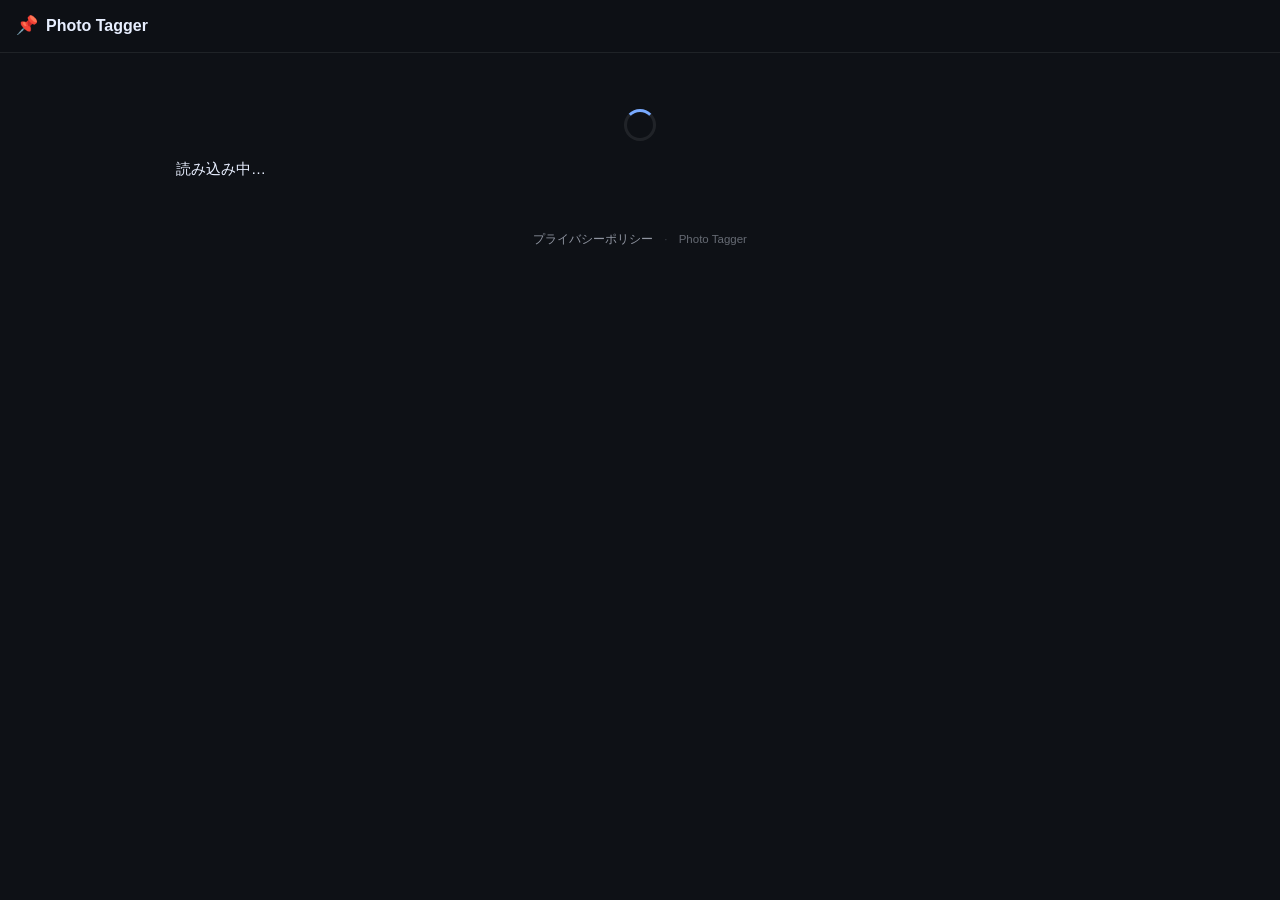
<file: pwa/index.html>
<!doctype html>
<html lang="ja">
<head>
  <meta charset="utf-8">
  <meta name="viewport" content="width=device-width, initial-scale=1, viewport-fit=cover">
  <meta name="theme-color" content="#0e1116">
  <meta name="description" content="Photo Tagger Mobile ― PCで付けたタグから写真をすぐ探せる">
  <title>Photo Tagger</title>
  <link rel="manifest" href="manifest.webmanifest">
  <link rel="apple-touch-icon" href="icon-192.svg">
  <link rel="icon" type="image/svg+xml" href="icon-192.svg">
  <link rel="stylesheet" href="styles.css">
  <!-- Google Identity Services -->
  <script src="https://accounts.google.com/gsi/client" async defer></script>
</head>
<body>
  <header class="topbar">
    <div class="topbar__title">
      <span class="topbar__icon">📌</span>
      <span class="topbar__name">Photo Tagger</span>
    </div>
    <button id="signin-btn" class="topbar__btn" hidden>サインイン</button>
    <div id="user-slot" class="user-slot"><!-- ユーザーアイコン+メニューがここに描画される --></div>
  </header>

  <main id="main">
    <!-- 起動直後 -->
    <section id="state-loading" class="state">
      <div class="spinner"></div>
      <p>読み込み中…</p>
    </section>

    <!-- 未サインイン -->
    <section id="state-signin" class="state" hidden>
      <div class="state-card">
        <h1>Photo Tagger</h1>
        <p>PC で付けたタグから写真をすぐ探せるモバイルビューアです。</p>
        <p class="muted">Google アカウントでサインインすると、タグ情報（Drive の appDataFolder に保存されたもの）を読み込みます。写真本体や他のファイルにはアクセスしません。</p>
        <button id="signin-btn-large" class="primary-btn">Google でサインイン</button>
      </div>
    </section>

    <!-- 設定エラー -->
    <section id="state-config-error" class="state" hidden>
      <div class="state-card">
        <h1>⚠️ 設定が必要です</h1>
        <p><code>config.js</code> を作成して OAuth クライアント ID を設定してください。</p>
        <pre><code>window.PHOTO_TAGGER_CONFIG = {
  GOOGLE_CLIENT_ID: 'xxx.apps.googleusercontent.com'
};</code></pre>
        <p class="muted">詳細は <code>06_PWA_デプロイガイド.md</code> 参照。</p>
      </div>
    </section>

    <!-- メイン画面：全メディア一覧 + 検索 -->
    <section id="state-tags" class="state" hidden>
      <div class="search-row">
        <input id="search" type="search" placeholder="検索：スペースで絞り込み / -タグ で除外" autocomplete="off">
      </div>
      <div class="main-controls">
        <div class="media-seg" id="main-media-seg">
          <button type="button" class="media-seg__btn media-seg__btn--active" data-media="all">すべて</button>
          <button type="button" class="media-seg__btn" data-media="photo">画像</button>
          <button type="button" class="media-seg__btn" data-media="video">動画</button>
          <button type="button" class="media-seg__btn" data-media="gif">GIF</button>
        </div>
        <div class="main-controls__right">
          <button id="open-tag-picker" class="ctrl-btn" type="button">🏷 タグ</button>
          <button id="toggle-select" class="ctrl-btn" type="button">選択</button>
        </div>
      </div>
      <div class="tag-meta" id="tag-meta"></div>
      <div class="photo-grid" id="main-grid"></div>
      <div class="empty-msg" id="tag-empty" hidden>
        <p>まだタグの付いた写真がありません。</p>
        <p class="muted">PC で Chrome 拡張機能から写真にタグを付けると、ここに表示されます。</p>
      </div>
    </section>

    <!-- エラー -->
    <section id="state-error" class="state" hidden>
      <div class="state-card">
        <h1>❌ エラー</h1>
        <p id="error-message"></p>
        <button onclick="location.reload()" class="primary-btn">再読み込み</button>
      </div>
    </section>
  </main>

  <!-- タグ選択メニュー -->
  <div id="tag-picker" class="tag-picker" hidden>
    <div class="tag-picker__card">
      <div class="tag-picker__head">
        <span>タグを選ぶ</span>
        <button id="tag-picker-close" class="tag-picker__close" type="button" aria-label="閉じる">×</button>
      </div>
      <input id="tag-picker-search" class="tag-picker__search" type="search" placeholder="タグ名で絞り込み…" autocomplete="off">
      <p class="tag-picker__hint">タグ名をタップ＝検索に追加。「除外」ボタン＝そのタグを含まないものを検索。</p>
      <div id="tag-picker-list" class="tag-picker__list"></div>
    </div>
  </div>

  <!-- 一括タグ付けバー -->
  <div id="bulk-bar" class="bulk-bar" hidden>
    <span id="bulk-count" class="bulk-bar__count">0 件選択</span>
    <form id="bulk-form" class="bulk-bar__form">
      <input id="bulk-input" class="bulk-bar__input" type="text" placeholder="タグを付ける（カンマ , で複数）…" maxlength="200" autocomplete="off">
      <button id="bulk-add" class="bulk-bar__add" type="submit">付ける</button>
    </form>
    <button id="bulk-cancel" class="bulk-bar__cancel" type="button">やめる</button>
  </div>

  <!-- タグ編集モーダル -->
  <div id="editor" class="editor" hidden>
    <div class="editor-card">
      <button id="editor-close" class="editor-close" type="button" aria-label="閉じる">×</button>
      <div id="editor-thumb" class="editor-thumb"></div>
      <div class="editor-section-label">タグ</div>
      <div id="editor-tags" class="editor-tags"></div>
      <form id="editor-form" class="editor-form">
        <input id="editor-input" class="editor-input" type="text" placeholder="タグを追加（カンマ , で複数）…" maxlength="200" autocomplete="off">
        <button id="editor-add" class="editor-add" type="submit">追加</button>
      </form>
      <div class="editor-open-row">
        <button id="editor-open-app" type="button" class="editor-open-app" hidden>📱 アプリで開く</button>
        <a id="editor-open" class="editor-open" href="#" target="_blank" rel="noopener">Google フォトで開く ↗</a>
      </div>
    </div>
  </div>

  <div id="toast" class="toast" hidden></div>

  <footer class="footer">
    <a href="privacy.html">プライバシーポリシー</a>
    <span class="footer-sep">·</span>
    <span class="footer-version">Photo Tagger</span>
  </footer>

  <script src="config.js" onerror="window.__configMissing=true"></script>
  <script src="app.js" type="module"></script>
</body>
</html>
</file>
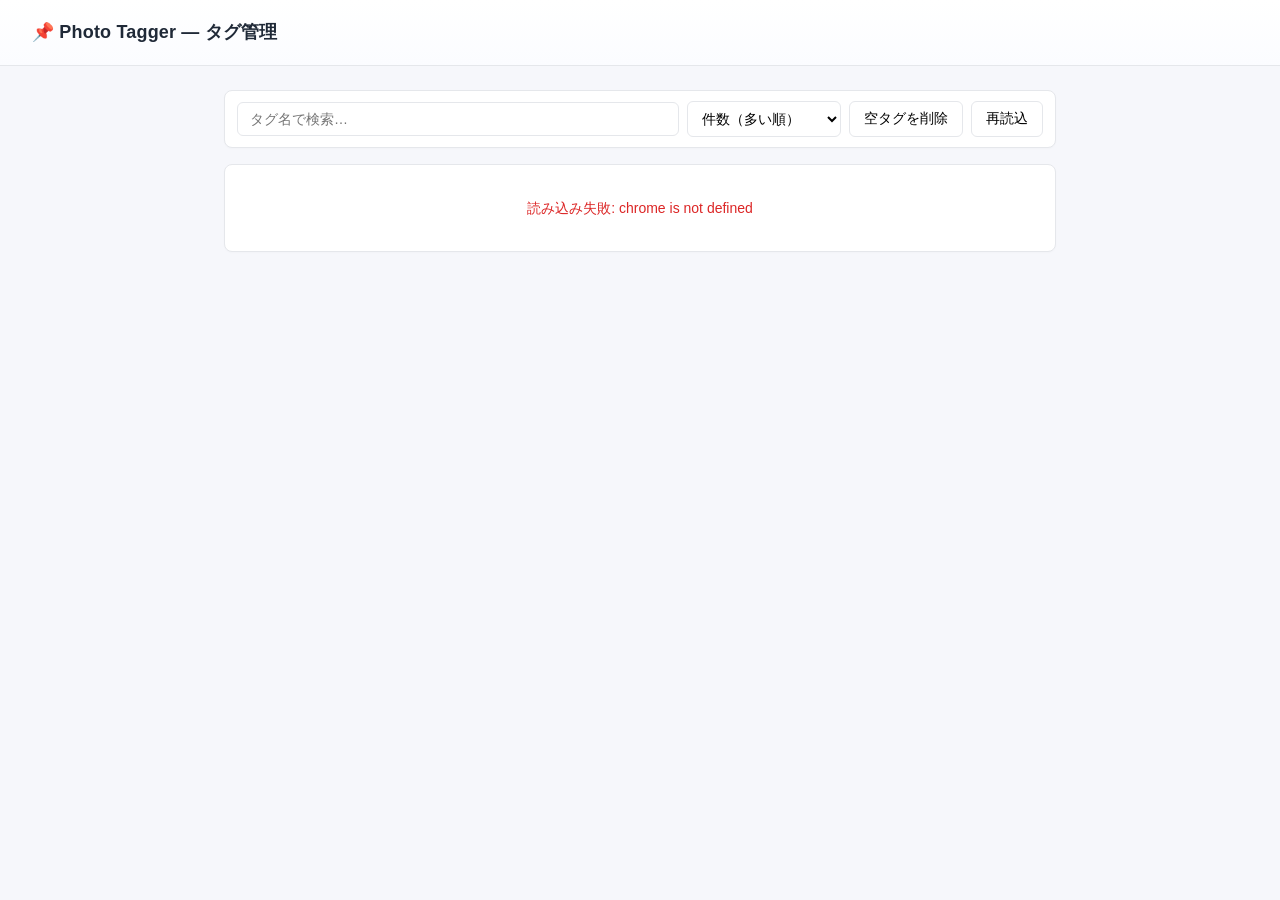
<file: extension/options.html>
<!doctype html>
<html lang="ja">
<head>
  <meta charset="utf-8">
  <title>Photo Tagger - タグ管理</title>
  <link rel="stylesheet" href="options.css">
</head>
<body>
  <header class="page-header">
    <h1>📌 Photo Tagger ― タグ管理</h1>
    <div class="page-meta" id="page-meta"></div>
  </header>

  <main class="page-main">
    <section class="toolbar">
      <input type="search" id="search" placeholder="タグ名で検索…" autocomplete="off">
      <select id="sort">
        <option value="name">名前順</option>
        <option value="count-desc" selected>件数（多い順）</option>
        <option value="count-asc">件数（少ない順）</option>
        <option value="created-desc">作成順（新しい）</option>
        <option value="created-asc">作成順（古い）</option>
      </select>
      <button id="prune" type="button">空タグを削除</button>
      <button id="refresh" type="button">再読込</button>
    </section>

    <section class="tag-list">
      <div id="loading" class="state-msg">読み込み中…</div>
      <table id="tags-table" hidden>
        <thead>
          <tr>
            <th>タグ名</th>
            <th class="num">件数</th>
            <th>作成日</th>
            <th class="actions">操作</th>
          </tr>
        </thead>
        <tbody id="tags-body"></tbody>
      </table>
      <div id="empty" class="state-msg" hidden>まだタグがありません。Google フォトの写真詳細画面から最初のタグを付けましょう。</div>
      <div id="error" class="state-msg state-msg--error" hidden></div>
    </section>
  </main>

  <!-- 操作ダイアログ（モーダル） -->
  <div id="modal" class="modal" hidden>
    <div class="modal-card">
      <h2 id="modal-title">操作</h2>
      <div id="modal-body"></div>
      <div class="modal-actions">
        <button id="modal-cancel" type="button" class="btn-secondary">キャンセル</button>
        <button id="modal-ok" type="button" class="btn-primary">OK</button>
      </div>
    </div>
  </div>

  <div id="toast" class="toast" hidden></div>

  <script src="options.js"></script>
</body>
</html>
</file>
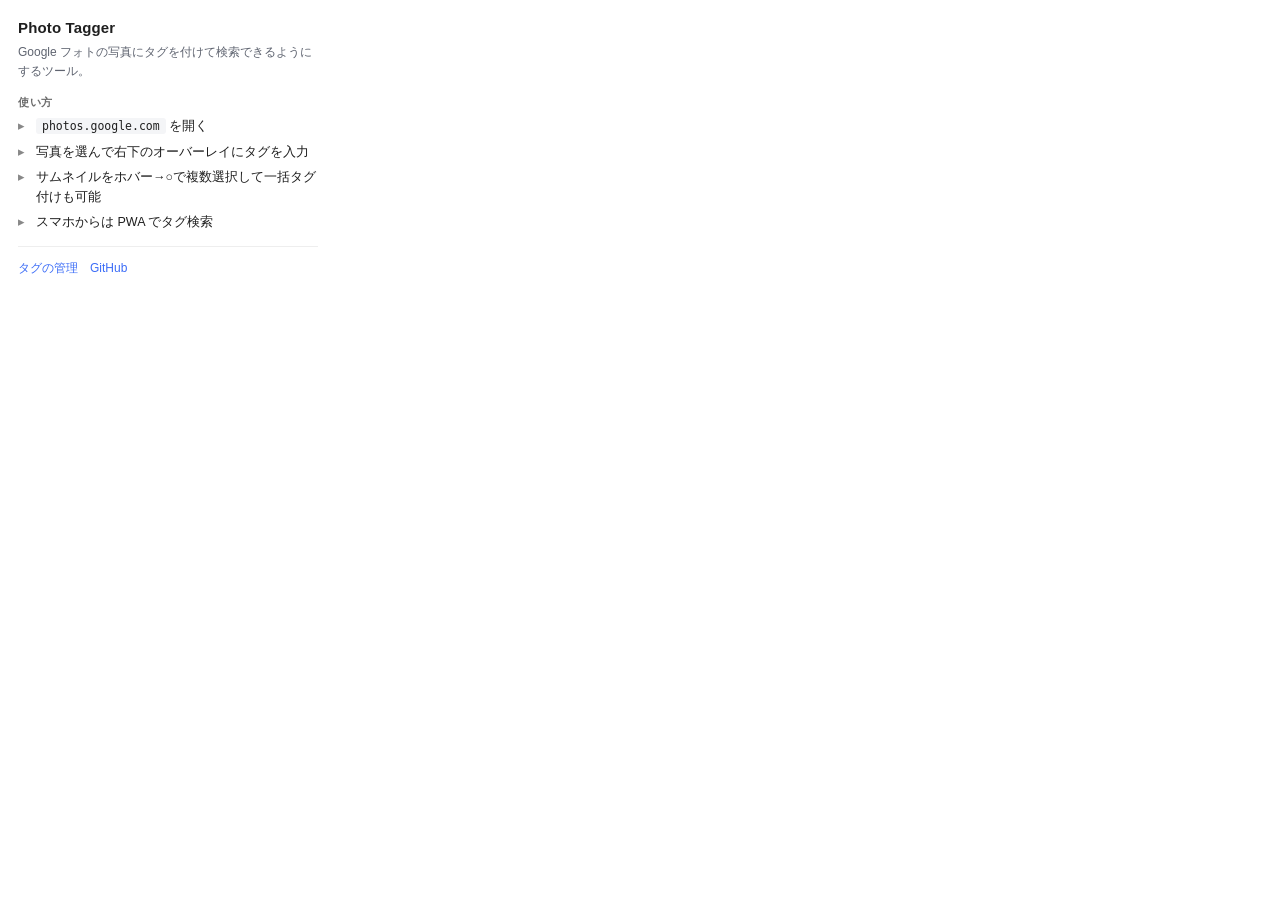
<file: extension/popup.html>
<!doctype html>
<html lang="ja">
<head>
  <meta charset="utf-8">
  <title>Photo Tagger</title>
  <style>
    body {
      width: 300px;
      margin: 0;
      padding: 16px 18px;
      font-family: -apple-system, BlinkMacSystemFont, "Segoe UI", "Hiragino Sans", "Meiryo", sans-serif;
      font-size: 13px;
      color: #1f1f1f;
      line-height: 1.55;
    }
    h1 {
      margin: 0 0 4px 0;
      font-size: 15px;
      font-weight: 600;
      letter-spacing: 0.01em;
    }
    .lead {
      color: #5f6470;
      font-size: 12px;
      margin: 0 0 14px 0;
    }
    .section-title {
      font-size: 11px;
      font-weight: 600;
      color: #6b6b6b;
      text-transform: uppercase;
      letter-spacing: 0.06em;
      margin: 12px 0 6px 0;
    }
    .step {
      margin: 6px 0;
      padding-left: 18px;
      position: relative;
      font-size: 12.5px;
    }
    .step::before {
      content: "▸";
      position: absolute;
      left: 0;
      color: #888;
    }
    .links {
      display: flex;
      gap: 12px;
      margin-top: 14px;
      padding-top: 12px;
      border-top: 1px solid #eee;
      font-size: 12px;
    }
    .links a {
      color: #3b6cf7;
      text-decoration: none;
    }
    .links a:hover { text-decoration: underline; }
    code {
      background: #f4f5f7;
      padding: 1px 6px;
      border-radius: 3px;
      font-size: 11.5px;
      font-family: ui-monospace, SFMono-Regular, "SF Mono", Menlo, monospace;
    }
  </style>
</head>
<body>
  <h1>Photo Tagger</h1>
  <p class="lead">Google フォトの写真にタグを付けて検索できるようにするツール。</p>

  <div class="section-title">使い方</div>
  <div class="step"><code>photos.google.com</code> を開く</div>
  <div class="step">写真を選んで右下のオーバーレイにタグを入力</div>
  <div class="step">サムネイルをホバー→○で複数選択して一括タグ付けも可能</div>
  <div class="step">スマホからは PWA でタグ検索</div>

  <div class="links">
    <a href="#" id="open-options">タグの管理</a>
    <a href="https://github.com/magu0914/photo-tagger" target="_blank" rel="noopener">GitHub</a>
  </div>

  <script src="popup.js"></script>
</body>
</html>
</file>
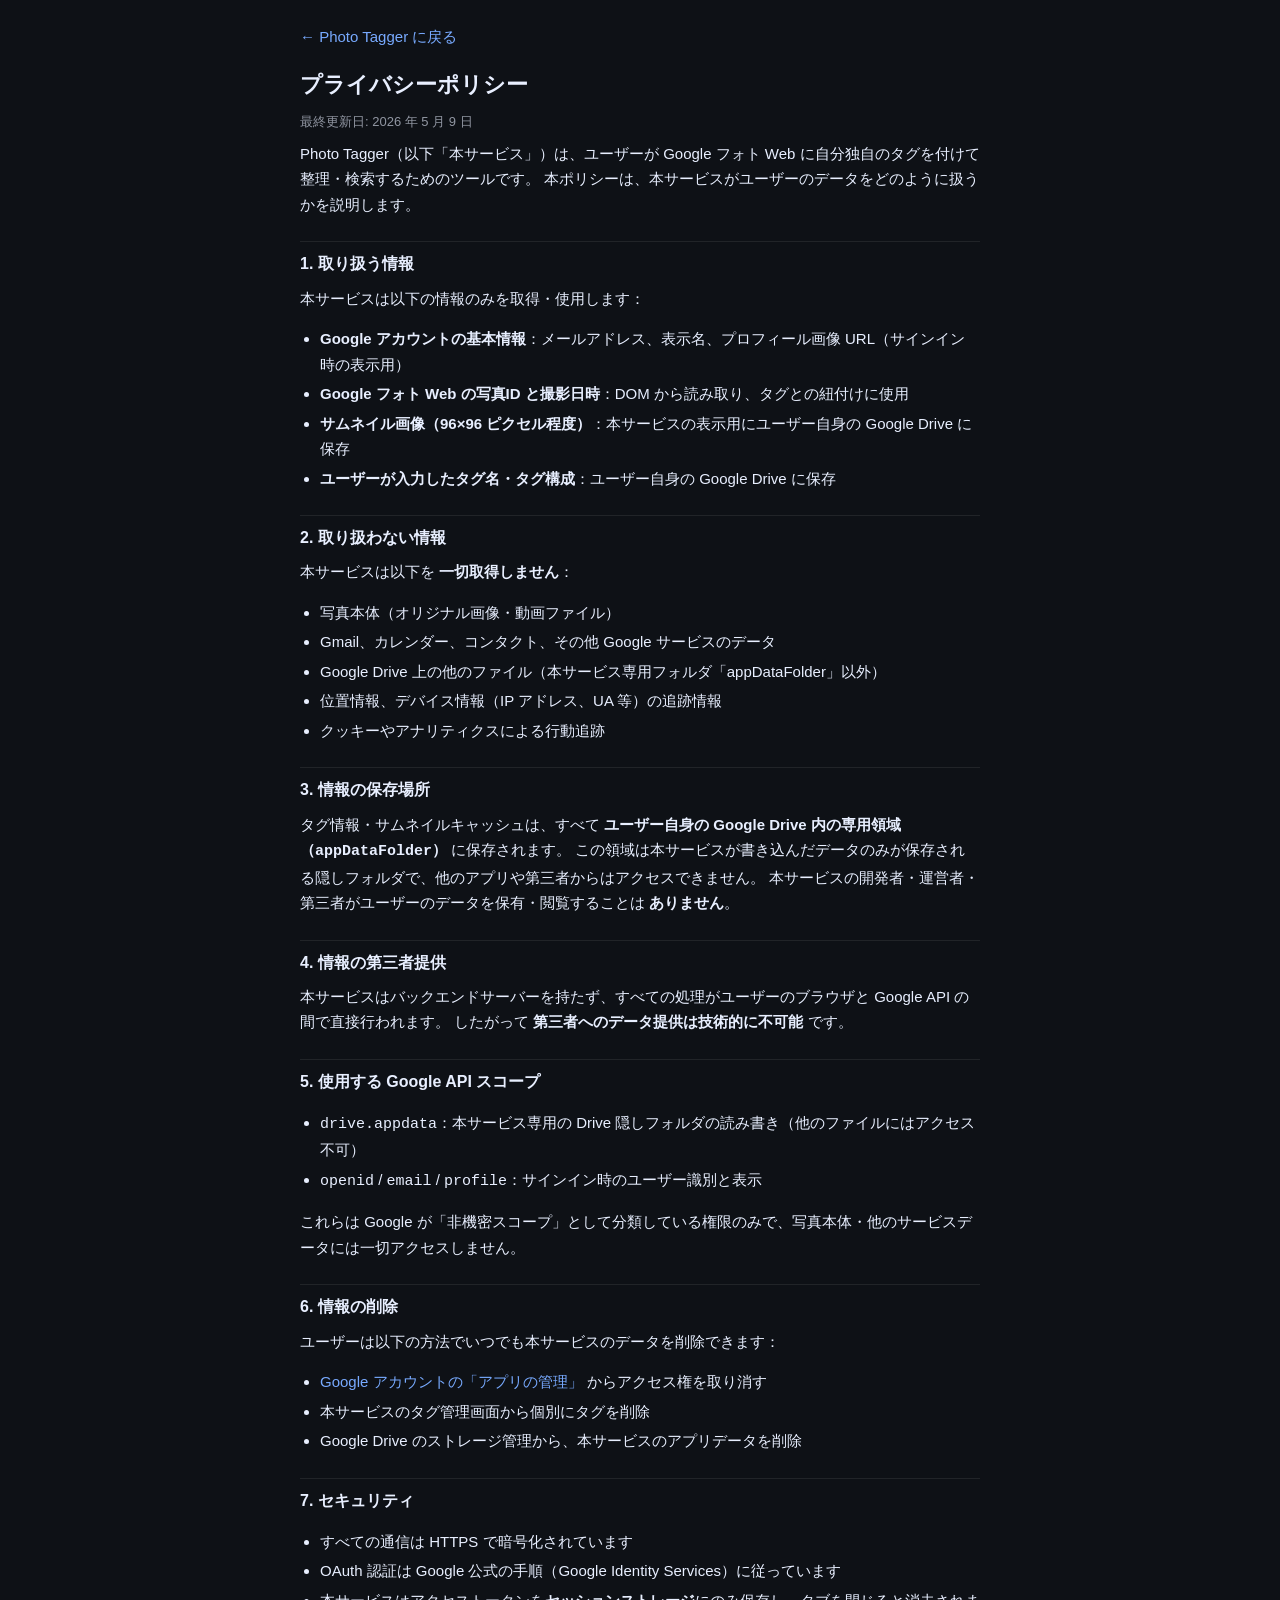
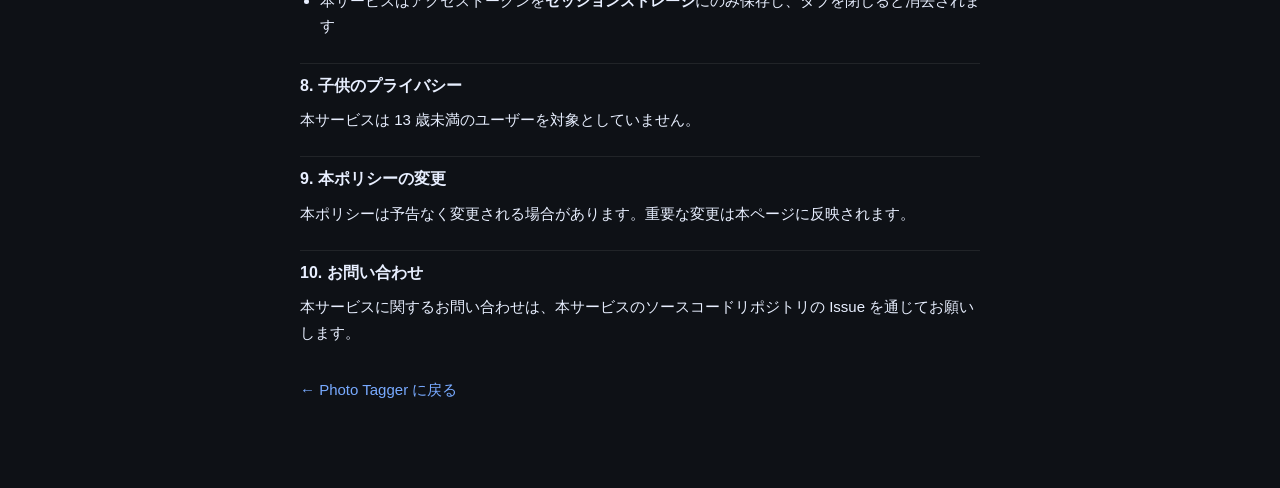
<file: pwa/privacy.html>
<!doctype html>
<html lang="ja">
<head>
  <meta charset="utf-8">
  <meta name="viewport" content="width=device-width, initial-scale=1">
  <meta name="theme-color" content="#0e1116">
  <title>プライバシーポリシー - Photo Tagger</title>
  <link rel="stylesheet" href="styles.css">
  <style>
    .privacy-page {
      max-width: 720px;
      margin: 0 auto;
      padding: 24px 20px 64px 20px;
      line-height: 1.7;
    }
    .privacy-page h1 {
      font-size: 22px;
      margin: 0 0 8px 0;
    }
    .privacy-page h2 {
      font-size: 16px;
      font-weight: 600;
      margin: 24px 0 8px 0;
      padding-top: 8px;
      border-top: 1px solid var(--border);
    }
    .privacy-page p {
      margin: 8px 0;
      color: var(--text);
    }
    .privacy-page ul { padding-left: 20px; }
    .privacy-page li { margin: 4px 0; }
    .privacy-page .effective {
      color: var(--text-muted);
      font-size: 13px;
    }
    .privacy-page .back-link {
      display: inline-block;
      color: var(--accent);
      text-decoration: none;
      margin-bottom: 16px;
    }
  </style>
</head>
<body>
  <main class="privacy-page">
    <a href="./" class="back-link">← Photo Tagger に戻る</a>

    <h1>プライバシーポリシー</h1>
    <p class="effective">最終更新日: 2026 年 5 月 9 日</p>

    <p>
      Photo Tagger（以下「本サービス」）は、ユーザーが Google フォト Web に自分独自のタグを付けて整理・検索するためのツールです。
      本ポリシーは、本サービスがユーザーのデータをどのように扱うかを説明します。
    </p>

    <h2>1. 取り扱う情報</h2>
    <p>本サービスは以下の情報のみを取得・使用します：</p>
    <ul>
      <li><strong>Google アカウントの基本情報</strong>：メールアドレス、表示名、プロフィール画像 URL（サインイン時の表示用）</li>
      <li><strong>Google フォト Web の写真ID と撮影日時</strong>：DOM から読み取り、タグとの紐付けに使用</li>
      <li><strong>サムネイル画像（96×96 ピクセル程度）</strong>：本サービスの表示用にユーザー自身の Google Drive に保存</li>
      <li><strong>ユーザーが入力したタグ名・タグ構成</strong>：ユーザー自身の Google Drive に保存</li>
    </ul>

    <h2>2. 取り扱わない情報</h2>
    <p>本サービスは以下を <strong>一切取得しません</strong>：</p>
    <ul>
      <li>写真本体（オリジナル画像・動画ファイル）</li>
      <li>Gmail、カレンダー、コンタクト、その他 Google サービスのデータ</li>
      <li>Google Drive 上の他のファイル（本サービス専用フォルダ「appDataFolder」以外）</li>
      <li>位置情報、デバイス情報（IP アドレス、UA 等）の追跡情報</li>
      <li>クッキーやアナリティクスによる行動追跡</li>
    </ul>

    <h2>3. 情報の保存場所</h2>
    <p>
      タグ情報・サムネイルキャッシュは、すべて <strong>ユーザー自身の Google Drive 内の専用領域（<code>appDataFolder</code>）</strong> に保存されます。
      この領域は本サービスが書き込んだデータのみが保存される隠しフォルダで、他のアプリや第三者からはアクセスできません。
      本サービスの開発者・運営者・第三者がユーザーのデータを保有・閲覧することは <strong>ありません</strong>。
    </p>

    <h2>4. 情報の第三者提供</h2>
    <p>
      本サービスはバックエンドサーバーを持たず、すべての処理がユーザーのブラウザと Google API の間で直接行われます。
      したがって <strong>第三者へのデータ提供は技術的に不可能</strong> です。
    </p>

    <h2>5. 使用する Google API スコープ</h2>
    <ul>
      <li><code>drive.appdata</code>：本サービス専用の Drive 隠しフォルダの読み書き（他のファイルにはアクセス不可）</li>
      <li><code>openid</code> / <code>email</code> / <code>profile</code>：サインイン時のユーザー識別と表示</li>
    </ul>
    <p>これらは Google が「非機密スコープ」として分類している権限のみで、写真本体・他のサービスデータには一切アクセスしません。</p>

    <h2>6. 情報の削除</h2>
    <p>
      ユーザーは以下の方法でいつでも本サービスのデータを削除できます：
    </p>
    <ul>
      <li>
        <a href="https://myaccount.google.com/permissions" target="_blank" rel="noopener">Google アカウントの「アプリの管理」</a>
        からアクセス権を取り消す
      </li>
      <li>本サービスのタグ管理画面から個別にタグを削除</li>
      <li>Google Drive のストレージ管理から、本サービスのアプリデータを削除</li>
    </ul>

    <h2>7. セキュリティ</h2>
    <ul>
      <li>すべての通信は HTTPS で暗号化されています</li>
      <li>OAuth 認証は Google 公式の手順（Google Identity Services）に従っています</li>
      <li>本サービスはアクセストークンを<strong>セッションストレージ</strong>にのみ保存し、タブを閉じると消去されます</li>
    </ul>

    <h2>8. 子供のプライバシー</h2>
    <p>本サービスは 13 歳未満のユーザーを対象としていません。</p>

    <h2>9. 本ポリシーの変更</h2>
    <p>本ポリシーは予告なく変更される場合があります。重要な変更は本ページに反映されます。</p>

    <h2>10. お問い合わせ</h2>
    <p>本サービスに関するお問い合わせは、本サービスのソースコードリポジトリの Issue を通じてお願いします。</p>

    <p style="margin-top: 32px;"><a href="./" class="back-link">← Photo Tagger に戻る</a></p>
  </main>
</body>
</html>
</file>
<file: pwa/styles.css>
/* Photo Tagger Mobile PWA - styles */

:root {
  color-scheme: light dark;
  --bg: #0e1116;
  --surface: #1a1f29;
  --surface-2: #232a36;
  --text: #e8efff;
  --text-muted: rgba(232, 239, 255, 0.6);
  --text-faint: rgba(232, 239, 255, 0.4);
  --accent: #78aaff;
  --accent-bg: rgba(120, 170, 255, 0.18);
  --accent-border: rgba(120, 170, 255, 0.35);
  --border: rgba(255, 255, 255, 0.08);
  --danger: #ff8a8a;
}

* { box-sizing: border-box; }

html, body {
  margin: 0;
  padding: 0;
  background: var(--bg);
  color: var(--text);
  font-family: -apple-system, BlinkMacSystemFont, "Segoe UI", "Hiragino Sans", "Meiryo", "Helvetica Neue", Arial, sans-serif;
  font-size: 15px;
  line-height: 1.55;
  min-height: 100vh;
  /* Safe area insets for notched devices */
  padding-top: env(safe-area-inset-top);
  padding-bottom: env(safe-area-inset-bottom);
  padding-left: env(safe-area-inset-left);
  padding-right: env(safe-area-inset-right);
}

a { color: var(--accent); text-decoration: none; }

/* ---- Top bar ---- */
.topbar {
  position: sticky;
  top: 0;
  z-index: 10;
  display: flex;
  align-items: center;
  gap: 12px;
  padding: 12px 16px;
  background: rgba(14, 17, 22, 0.92);
  backdrop-filter: blur(8px);
  -webkit-backdrop-filter: blur(8px);
  border-bottom: 1px solid var(--border);
}
.topbar__title {
  display: flex;
  align-items: center;
  gap: 8px;
  font-weight: 600;
  font-size: 16px;
  flex: 1;
  min-width: 0;
}
.topbar__icon { font-size: 18px; }
.topbar__name {
  white-space: nowrap;
  overflow: hidden;
  text-overflow: ellipsis;
}
.topbar__btn {
  background: var(--accent-bg);
  border: 1px solid var(--accent-border);
  color: var(--text);
  font-size: 13px;
  font-weight: 600;
  padding: 7px 14px;
  border-radius: 999px;
  cursor: pointer;
  font-family: inherit;
  white-space: nowrap;
}
.topbar__btn:hover { background: rgba(120, 170, 255, 0.3); }
.topbar__btn--secondary {
  background: transparent;
  border-color: var(--border);
  color: var(--text-muted);
}

/* ---- ユーザーアバター + メニュー ---- */
.user-slot { position: relative; }
.user-btn {
  background: transparent;
  border: 1px solid var(--border);
  padding: 2px;
  width: 36px;
  height: 36px;
  border-radius: 50%;
  cursor: pointer;
  display: flex;
  align-items: center;
  justify-content: center;
  overflow: hidden;
}
.user-btn:hover { border-color: var(--accent-border); }
.user-avatar {
  width: 32px;
  height: 32px;
  border-radius: 50%;
  display: block;
}
.user-avatar--initial {
  background: var(--accent-bg);
  color: var(--text);
  font-size: 16px;
  font-weight: 600;
  display: flex;
  align-items: center;
  justify-content: center;
}
.user-menu {
  position: absolute;
  top: calc(100% + 8px);
  right: 0;
  min-width: 240px;
  background: var(--surface);
  border: 1px solid var(--border);
  border-radius: 12px;
  box-shadow: 0 8px 32px rgba(0,0,0,0.5);
  overflow: hidden;
  z-index: 50;
}
.user-menu[hidden] { display: none; }
.user-menu__head {
  padding: 12px 14px;
  border-bottom: 1px solid var(--border);
  background: var(--surface-2);
}
.user-menu__name {
  font-size: 13.5px;
  font-weight: 600;
  margin-bottom: 2px;
  white-space: nowrap;
  overflow: hidden;
  text-overflow: ellipsis;
}
.user-menu__email {
  font-size: 12px;
  color: var(--text-muted);
  white-space: nowrap;
  overflow: hidden;
  text-overflow: ellipsis;
}
.user-menu__item {
  display: block;
  width: 100%;
  text-align: left;
  background: transparent;
  border: 0;
  color: var(--text);
  font-family: inherit;
  font-size: 13.5px;
  padding: 11px 14px;
  cursor: pointer;
  border-top: 1px solid var(--border);
}
.user-menu__item:first-child { border-top: 0; }
.user-menu__item:hover { background: var(--surface-2); }
.user-menu__item--danger {
  color: var(--danger);
}
.user-menu__item--danger:hover {
  background: rgba(255, 138, 138, 0.1);
}

/* ---- フッター ---- */
.footer {
  text-align: center;
  padding: 20px 16px 28px 16px;
  font-size: 11.5px;
  color: var(--text-faint);
}
.footer a { color: var(--text-muted); }
.footer a:hover { color: var(--accent); }
.footer-sep { margin: 0 8px; opacity: 0.5; }

/* ---- Main / states ---- */
main { padding: 16px; max-width: 960px; margin: 0 auto; }
.state { width: 100%; }
.state-card {
  text-align: center;
  padding: 32px 20px;
  background: var(--surface);
  border-radius: 16px;
  border: 1px solid var(--border);
  margin: 24px auto;
  max-width: 480px;
}
.state-card h1 { margin: 0 0 12px 0; font-size: 22px; font-weight: 700; }
.state-card p { margin: 0 0 12px 0; }
.state-card .muted { color: var(--text-muted); font-size: 13px; line-height: 1.6; }
.state-card pre {
  background: var(--bg);
  border: 1px solid var(--border);
  border-radius: 8px;
  padding: 12px;
  overflow-x: auto;
  text-align: left;
  font-size: 12px;
  margin: 12px 0;
}
.state-card code {
  font-family: ui-monospace, SFMono-Regular, "SF Mono", Menlo, monospace;
  font-size: 12.5px;
  background: var(--surface-2);
  padding: 1px 6px;
  border-radius: 4px;
}

.primary-btn {
  background: linear-gradient(180deg, rgba(120,170,255,0.45), rgba(120,170,255,0.32));
  border: 1px solid var(--accent-border);
  color: #fff;
  font-size: 15px;
  font-weight: 600;
  padding: 12px 24px;
  border-radius: 999px;
  cursor: pointer;
  font-family: inherit;
  margin-top: 12px;
  min-height: 44px;
  min-width: 200px;
}
.primary-btn:hover { background: linear-gradient(180deg, rgba(120,170,255,0.6), rgba(120,170,255,0.45)); }

.spinner {
  width: 32px;
  height: 32px;
  border: 3px solid var(--border);
  border-top-color: var(--accent);
  border-radius: 50%;
  animation: spin 0.8s linear infinite;
  margin: 40px auto 16px auto;
}
@keyframes spin { to { transform: rotate(360deg); } }

/* ---- Search row ---- */
.search-row { margin-bottom: 12px; }
.search-row input {
  width: 100%;
  background: var(--surface);
  border: 1px solid var(--border);
  color: var(--text);
  font-size: 15px;
  padding: 11px 14px;
  border-radius: 10px;
  outline: none;
  font-family: inherit;
}
.search-row input:focus { border-color: var(--accent-border); }
.search-row input::placeholder { color: var(--text-faint); }

/* ---- Tag meta ---- */
.tag-meta {
  font-size: 13px;
  color: var(--text-muted);
  margin-bottom: 8px;
  padding: 0 4px;
}

/* ---- Tag grid (top page) ---- */
.tag-grid {
  display: grid;
  grid-template-columns: repeat(auto-fill, minmax(160px, 1fr));
  gap: 10px;
}
.tag-card {
  background: var(--surface);
  border: 1px solid var(--border);
  border-radius: 12px;
  padding: 14px 14px 12px 14px;
  cursor: pointer;
  transition: background 0.12s ease, transform 0.08s ease;
  display: flex;
  flex-direction: column;
  gap: 6px;
  min-height: 84px;
  text-align: left;
  font-family: inherit;
  color: inherit;
  width: 100%;
}
.tag-card:hover { background: var(--surface-2); border-color: var(--accent-border); }
.tag-card:active { transform: scale(0.98); }
.tag-card__name {
  font-size: 14.5px;
  font-weight: 600;
  word-break: break-word;
  display: -webkit-box;
  -webkit-line-clamp: 2;
  -webkit-box-orient: vertical;
  overflow: hidden;
}
.tag-card__count {
  font-size: 12.5px;
  color: var(--accent);
  font-variant-numeric: tabular-nums;
  font-weight: 600;
}
.tag-card__count--zero { color: var(--text-faint); font-weight: 400; }

.empty-msg {
  text-align: center;
  padding: 60px 20px;
  color: var(--text-muted);
}
.empty-msg .muted { color: var(--text-faint); font-size: 13px; margin-top: 8px; }

/* ---- Photos page header ---- */
.photos-header {
  display: flex;
  align-items: center;
  gap: 12px;
  margin-bottom: 12px;
}
.back-btn {
  background: var(--surface);
  border: 1px solid var(--border);
  color: var(--text);
  font-size: 18px;
  width: 40px;
  height: 40px;
  border-radius: 50%;
  cursor: pointer;
  font-family: inherit;
  flex-shrink: 0;
}
.back-btn:hover { background: var(--surface-2); }
.photos-title {
  display: flex;
  flex-direction: column;
  flex: 1;
  min-width: 0;
}
.photos-title__name {
  font-size: 16px;
  font-weight: 700;
  overflow: hidden;
  text-overflow: ellipsis;
  white-space: nowrap;
}
.photos-title__count {
  font-size: 12.5px;
  color: var(--text-muted);
  font-variant-numeric: tabular-nums;
}

.photos-note {
  font-size: 12.5px;
  color: var(--text-muted);
  background: var(--surface);
  border: 1px solid var(--border);
  border-radius: 8px;
  padding: 8px 12px;
  margin-bottom: 12px;
}

/* ---- メインコントロール（メディア種別 + ボタン） ---- */
.main-controls {
  display: flex;
  align-items: center;
  justify-content: space-between;
  gap: 8px;
  flex-wrap: wrap;
  margin-bottom: 8px;
}
.main-controls__right {
  display: flex;
  gap: 6px;
}
.ctrl-btn {
  background: var(--surface);
  border: 1px solid var(--border);
  color: var(--text);
  font-family: inherit;
  font-size: 13px;
  padding: 7px 14px;
  border-radius: 999px;
  cursor: pointer;
  min-height: 34px;
}
.ctrl-btn:hover { background: var(--surface-2); }
.ctrl-btn--active {
  background: var(--accent-bg);
  border-color: var(--accent-border);
  color: var(--text);
  font-weight: 600;
}

/* ---- 写真セル：種別バッジ・選択 ---- */
.photo-cell { position: relative; }
.photo-cell__type {
  position: absolute;
  top: 5px;
  right: 5px;
  background: rgba(0,0,0,0.65);
  color: #fff;
  font-size: 10px;
  font-weight: 700;
  padding: 1px 6px;
  border-radius: 999px;
  line-height: 1.4;
}
.photo-cell__check {
  position: absolute;
  top: 5px;
  left: 5px;
  width: 22px;
  height: 22px;
  border-radius: 50%;
  background: var(--accent);
  color: #fff;
  font-size: 14px;
  display: none;
  align-items: center;
  justify-content: center;
  line-height: 1;
}
.photo-cell--selected { outline: 3px solid var(--accent); outline-offset: -3px; }
.photo-cell--selected .photo-cell__check { display: flex; }

/* ---- タグ選択メニュー ---- */
.tag-picker {
  position: fixed;
  inset: 0;
  background: rgba(0,0,0,0.6);
  display: flex;
  align-items: flex-end;
  justify-content: center;
  z-index: 210;
}
.tag-picker[hidden] { display: none; }
.tag-picker__card {
  background: var(--surface);
  width: 100%;
  max-width: 480px;
  max-height: 75vh;
  border-radius: 16px 16px 0 0;
  padding: 16px 16px calc(16px + env(safe-area-inset-bottom)) 16px;
  display: flex;
  flex-direction: column;
  border: 1px solid var(--border);
}
@media (min-width: 520px) {
  .tag-picker { align-items: center; }
  .tag-picker__card { border-radius: 16px; }
}
.tag-picker__head {
  display: flex;
  justify-content: space-between;
  align-items: center;
  font-size: 15px;
  font-weight: 600;
  margin-bottom: 10px;
}
.tag-picker__close {
  width: 32px; height: 32px; border-radius: 50%;
  background: var(--surface-2); border: 0; color: var(--text);
  font-size: 18px; cursor: pointer;
}
.tag-picker__search {
  background: var(--bg);
  border: 1px solid var(--border);
  color: var(--text);
  font-size: 15px;
  padding: 10px 12px;
  border-radius: 10px;
  outline: none;
  font-family: inherit;
  margin-bottom: 6px;
}
.tag-picker__hint {
  font-size: 11.5px;
  color: var(--text-faint);
  margin: 0 0 8px 0;
}
.tag-picker__list {
  overflow-y: auto;
  display: flex;
  flex-direction: column;
  gap: 4px;
}
.tag-picker__item {
  display: flex;
  align-items: stretch;
  gap: 6px;
}
.tag-picker__name-btn {
  flex: 1;
  display: flex;
  justify-content: space-between;
  align-items: center;
  background: var(--surface-2);
  border: 1px solid var(--border);
  color: var(--text);
  font-family: inherit;
  font-size: 14px;
  padding: 11px 14px;
  border-radius: 10px;
  cursor: pointer;
  text-align: left;
}
.tag-picker__name-btn:hover { background: rgba(120,170,255,0.15); }
.tag-picker__count { color: var(--text-muted); font-size: 12px; }
.tag-picker__exclude {
  flex: 0 0 auto;
  background: transparent;
  border: 1px solid rgba(255, 138, 138, 0.4);
  color: var(--danger);
  font-family: inherit;
  font-size: 12.5px;
  padding: 0 14px;
  border-radius: 10px;
  cursor: pointer;
  white-space: nowrap;
}
.tag-picker__exclude:hover { background: rgba(255, 138, 138, 0.12); }
.tag-picker__empty { color: var(--text-faint); padding: 20px; text-align: center; }

/* ---- 一括タグ付けバー ---- */
.bulk-bar {
  position: fixed;
  left: 50%;
  bottom: calc(16px + env(safe-area-inset-bottom));
  transform: translateX(-50%);
  width: calc(100% - 24px);
  max-width: 560px;
  background: rgba(20, 24, 32, 0.97);
  border: 1px solid var(--accent-border);
  border-radius: 12px;
  padding: 10px 12px;
  display: flex;
  align-items: center;
  gap: 10px;
  z-index: 190;
  box-shadow: 0 8px 32px rgba(0,0,0,0.5);
}
.bulk-bar[hidden] { display: none; }
.bulk-bar__count { font-size: 13px; font-weight: 600; color: var(--accent); white-space: nowrap; }
.bulk-bar__form { display: flex; gap: 6px; flex: 1; }
.bulk-bar__input {
  flex: 1;
  background: var(--bg);
  border: 1px solid var(--border);
  color: var(--text);
  font-size: 14px;
  padding: 8px 10px;
  border-radius: 8px;
  outline: none;
  font-family: inherit;
  min-width: 0;
}
.bulk-bar__add {
  background: var(--accent-bg);
  border: 1px solid var(--accent-border);
  color: var(--text);
  font-weight: 600;
  font-size: 13px;
  padding: 8px 12px;
  border-radius: 8px;
  cursor: pointer;
  white-space: nowrap;
}
.bulk-bar__cancel {
  background: transparent;
  border: 0;
  color: var(--text-muted);
  font-size: 12px;
  cursor: pointer;
  white-space: nowrap;
}

/* ---- タグ編集モーダル ---- */
.editor {
  position: fixed;
  inset: 0;
  background: rgba(0, 0, 0, 0.6);
  display: flex;
  align-items: flex-end;
  justify-content: center;
  z-index: 200;
  padding: 0;
}
.editor[hidden] { display: none; }
.editor-card {
  background: var(--surface);
  width: 100%;
  max-width: 480px;
  border-radius: 16px 16px 0 0;
  padding: 20px 18px calc(20px + env(safe-area-inset-bottom)) 18px;
  position: relative;
  border: 1px solid var(--border);
  border-bottom: 0;
}
@media (min-width: 520px) {
  .editor { align-items: center; }
  .editor-card { border-radius: 16px; border-bottom: 1px solid var(--border); }
}
.editor-close {
  position: absolute;
  top: 12px;
  right: 12px;
  width: 34px;
  height: 34px;
  border-radius: 50%;
  background: var(--surface-2);
  border: 0;
  color: var(--text);
  font-size: 20px;
  cursor: pointer;
}
.editor-thumb {
  width: 100%;
  max-height: 240px;
  display: flex;
  align-items: center;
  justify-content: center;
  margin-bottom: 14px;
  border-radius: 12px;
  overflow: hidden;
  background: var(--surface-2);
}
.editor-thumb img {
  max-width: 100%;
  max-height: 240px;
  object-fit: contain;
  display: block;
}
.editor-section-label {
  font-size: 12px;
  color: var(--text-muted);
  margin-bottom: 8px;
}
.editor-tags {
  display: flex;
  flex-wrap: wrap;
  gap: 6px;
  margin-bottom: 14px;
  min-height: 28px;
}
.editor-tags__empty {
  color: var(--text-faint);
  font-size: 13px;
  font-style: italic;
}
.editor-chip {
  display: inline-flex;
  align-items: center;
  gap: 4px;
  background: var(--accent-bg);
  color: var(--text);
  border: 1px solid var(--accent-border);
  border-radius: 999px;
  padding: 5px 6px 5px 12px;
  font-size: 13.5px;
}
.editor-chip__remove {
  width: 22px;
  height: 22px;
  border-radius: 50%;
  border: 0;
  background: transparent;
  color: var(--text-muted);
  font-size: 16px;
  cursor: pointer;
  line-height: 1;
}
.editor-chip__remove:hover { background: rgba(255,255,255,0.12); color: #fff; }
.editor-form {
  display: flex;
  gap: 8px;
  margin-bottom: 14px;
}
.editor-input {
  flex: 1;
  background: var(--bg);
  border: 1px solid var(--border);
  color: var(--text);
  font-size: 15px;
  padding: 11px 14px;
  border-radius: 10px;
  outline: none;
  font-family: inherit;
}
.editor-input:focus { border-color: var(--accent-border); }
.editor-add {
  background: var(--accent-bg);
  border: 1px solid var(--accent-border);
  color: var(--text);
  font-size: 14px;
  font-weight: 600;
  padding: 0 18px;
  border-radius: 10px;
  cursor: pointer;
  font-family: inherit;
  min-height: 44px;
}
.editor-add:disabled { opacity: 0.5; }
.editor-open-row {
  display: flex;
  flex-direction: column;
  gap: 6px;
  align-items: stretch;
}
.editor-open-app {
  background: var(--accent);
  color: #fff;
  border: 0;
  font-family: inherit;
  font-size: 14px;
  font-weight: 600;
  padding: 12px;
  border-radius: 10px;
  cursor: pointer;
  min-height: 44px;
}
.editor-open-app:active { opacity: 0.85; }
.editor-open {
  display: block;
  text-align: center;
  color: var(--accent);
  font-size: 13.5px;
  padding: 6px;
}

/* ---- 検索結果 ---- */
.search-result {
  margin-top: 8px;
}
.search-result .media-seg {
  margin-bottom: 12px;
}

/* ---- メディア種別セグメント ---- */
.media-seg {
  display: inline-flex;
  background: var(--surface);
  border: 1px solid var(--border);
  border-radius: 999px;
  padding: 3px;
  margin-bottom: 12px;
}
.media-seg__btn {
  background: transparent;
  border: 0;
  color: var(--text-muted);
  font-family: inherit;
  font-size: 13px;
  padding: 6px 18px;
  border-radius: 999px;
  cursor: pointer;
  min-height: 34px;
}
.media-seg__btn--active {
  background: var(--accent-bg);
  color: var(--text);
  font-weight: 600;
}

/* ---- Photo grid ---- */
.photo-grid {
  display: grid;
  grid-template-columns: repeat(auto-fill, minmax(120px, 1fr));
  gap: 6px;
}
@media (min-width: 600px) {
  .photo-grid { grid-template-columns: repeat(auto-fill, minmax(160px, 1fr)); gap: 10px; }
}

.photo-cell {
  display: block;
  aspect-ratio: 1;
  background: var(--surface);
  border-radius: 8px;
  overflow: hidden;
  position: relative;
  text-decoration: none;
  cursor: pointer;
}
.photo-cell:hover { opacity: 0.85; }
.photo-cell:active { transform: scale(0.98); }
.photo-cell img {
  width: 100%;
  height: 100%;
  object-fit: cover;
  display: block;
}
.photo-cell__placeholder {
  display: flex;
  align-items: center;
  justify-content: center;
  width: 100%;
  height: 100%;
  background: var(--surface);
  font-size: 32px;
  opacity: 0.3;
}
.photo-cell__overlay {
  position: absolute;
  bottom: 0;
  left: 0;
  right: 0;
  background: linear-gradient(180deg, transparent, rgba(0,0,0,0.7));
  color: #fff;
  font-size: 11px;
  padding: 12px 6px 4px 6px;
  font-variant-numeric: tabular-nums;
  text-shadow: 0 1px 2px rgba(0,0,0,0.5);
}

/* サムネイルが読み込めなかったセル用の代替表示 */
.photo-cell--no-thumb {
  background: var(--surface-2);
  border: 1px solid var(--border);
  display: flex;
  flex-direction: column;
  align-items: center;
  justify-content: center;
  gap: 8px;
  padding: 12px;
}
.photo-cell--no-thumb .photo-cell__placeholder {
  flex: 0 0 auto;
  width: auto;
  height: auto;
  background: transparent;
  font-size: 32px;
  opacity: 0.35;
}
.photo-cell--no-thumb .photo-cell__overlay {
  position: static;
  background: transparent;
  text-shadow: none;
  text-align: center;
  font-size: 13px;
  color: var(--text-muted);
  padding: 0;
  font-weight: 500;
  font-variant-numeric: tabular-nums;
}

/* ---- Toast ---- */
.toast {
  position: fixed;
  bottom: 32px;
  left: 50%;
  transform: translateX(-50%);
  background: rgba(20, 24, 32, 0.95);
  color: #fff;
  padding: 10px 20px;
  border-radius: 10px;
  font-size: 13px;
  z-index: 100;
  border: 1px solid var(--border);
  max-width: calc(100vw - 32px);
}
.toast[hidden] { display: none; }
.toast--error { color: var(--danger); border-color: rgba(255, 138, 138, 0.3); }
.toast--success { color: #95e09b; border-color: rgba(149, 224, 155, 0.3); }
</file>
<file: extension/options.css>
/* options.css ― Photo Tagger タグ管理画面 */
:root {
  --bg: #f6f7fb;
  --surface: #ffffff;
  --text: #1f2937;
  --text-muted: #6b7280;
  --border: #e5e7eb;
  --accent: #3b6cf7;
  --accent-hover: #2c54d4;
  --danger: #dc2626;
  --danger-hover: #b91c1c;
  --success: #16a34a;
}

* { box-sizing: border-box; }

html, body {
  margin: 0;
  padding: 0;
  background: var(--bg);
  color: var(--text);
  font-family: -apple-system, BlinkMacSystemFont, "Segoe UI", "Hiragino Sans", "Meiryo", sans-serif;
  font-size: 14px;
  line-height: 1.6;
}

.page-header {
  background: linear-gradient(180deg, #ffffff, #fbfcff);
  border-bottom: 1px solid var(--border);
  padding: 18px 32px;
  display: flex;
  align-items: baseline;
  gap: 16px;
}
.page-header h1 {
  margin: 0;
  font-size: 18px;
  font-weight: 700;
  letter-spacing: 0.01em;
}
.page-meta {
  color: var(--text-muted);
  font-size: 13px;
}

.page-main {
  max-width: 880px;
  margin: 24px auto;
  padding: 0 24px;
}

.toolbar {
  display: flex;
  gap: 8px;
  align-items: center;
  margin-bottom: 16px;
  background: var(--surface);
  padding: 10px 12px;
  border-radius: 8px;
  border: 1px solid var(--border);
  box-shadow: 0 1px 2px rgba(0,0,0,0.02);
}
.toolbar input[type="search"] {
  flex: 1;
  padding: 8px 12px;
  border: 1px solid var(--border);
  border-radius: 6px;
  font-size: 14px;
  font-family: inherit;
  outline: none;
}
.toolbar input[type="search"]:focus {
  border-color: var(--accent);
  box-shadow: 0 0 0 3px rgba(59, 108, 247, 0.15);
}
.toolbar select {
  padding: 8px 10px;
  border: 1px solid var(--border);
  border-radius: 6px;
  font-size: 14px;
  font-family: inherit;
  background: white;
}
.toolbar button {
  padding: 8px 14px;
  border: 1px solid var(--border);
  border-radius: 6px;
  background: white;
  font-size: 14px;
  font-family: inherit;
  cursor: pointer;
}
.toolbar button:hover {
  background: var(--bg);
}

.tag-list {
  background: var(--surface);
  border: 1px solid var(--border);
  border-radius: 8px;
  overflow: hidden;
  box-shadow: 0 1px 2px rgba(0,0,0,0.02);
}

#tags-table {
  width: 100%;
  border-collapse: collapse;
  font-size: 14px;
}
#tags-table th {
  text-align: left;
  padding: 10px 16px;
  background: #f9fafb;
  border-bottom: 1px solid var(--border);
  font-weight: 600;
  font-size: 12.5px;
  color: var(--text-muted);
  text-transform: uppercase;
  letter-spacing: 0.04em;
}
#tags-table th.num { text-align: right; }
#tags-table th.actions { text-align: right; width: 240px; }
#tags-table td {
  padding: 12px 16px;
  border-bottom: 1px solid var(--border);
  vertical-align: middle;
}
#tags-table tr:last-child td { border-bottom: 0; }
#tags-table tr:hover td { background: #fafbff; }

.tag-name {
  font-weight: 500;
  color: var(--text);
}
.tag-count {
  text-align: right;
  font-variant-numeric: tabular-nums;
  font-weight: 600;
  color: var(--accent);
}
.tag-count--zero { color: var(--text-muted); font-weight: 400; }
.tag-created {
  color: var(--text-muted);
  font-size: 13px;
  font-variant-numeric: tabular-nums;
}
.tag-actions {
  text-align: right;
  white-space: nowrap;
}
.tag-actions button {
  padding: 5px 11px;
  border: 1px solid var(--border);
  background: white;
  font-size: 12.5px;
  font-family: inherit;
  border-radius: 5px;
  cursor: pointer;
  margin-left: 4px;
}
.tag-actions button:hover { background: var(--bg); }
.tag-actions button.danger {
  border-color: #fecaca;
  color: var(--danger);
}
.tag-actions button.danger:hover {
  background: #fef2f2;
  border-color: #fca5a5;
}

.state-msg {
  padding: 32px 24px;
  text-align: center;
  color: var(--text-muted);
  font-size: 14px;
}
.state-msg--error { color: var(--danger); }

/* ---- モーダル ---- */
.modal {
  position: fixed;
  inset: 0;
  background: rgba(15, 23, 42, 0.5);
  display: flex;
  align-items: center;
  justify-content: center;
  z-index: 100;
}
.modal[hidden] { display: none; }
.modal-card {
  background: white;
  border-radius: 12px;
  padding: 24px 28px;
  min-width: 420px;
  max-width: 520px;
  box-shadow: 0 20px 60px rgba(0,0,0,0.25);
}
.modal-card h2 {
  margin: 0 0 14px 0;
  font-size: 16px;
  font-weight: 600;
}
#modal-body {
  margin-bottom: 18px;
  font-size: 14px;
  color: var(--text);
  line-height: 1.6;
}
#modal-body input[type="text"],
#modal-body select {
  width: 100%;
  padding: 8px 12px;
  border: 1px solid var(--border);
  border-radius: 6px;
  font-size: 14px;
  font-family: inherit;
  margin-top: 8px;
  outline: none;
}
#modal-body input:focus, #modal-body select:focus {
  border-color: var(--accent);
  box-shadow: 0 0 0 3px rgba(59, 108, 247, 0.15);
}
.modal-actions {
  display: flex;
  justify-content: flex-end;
  gap: 8px;
}
.btn-primary, .btn-secondary {
  padding: 8px 16px;
  border-radius: 6px;
  font-size: 14px;
  font-family: inherit;
  cursor: pointer;
  border: 1px solid;
}
.btn-primary {
  background: var(--accent);
  border-color: var(--accent);
  color: white;
}
.btn-primary:hover { background: var(--accent-hover); border-color: var(--accent-hover); }
.btn-primary--danger { background: var(--danger); border-color: var(--danger); }
.btn-primary--danger:hover { background: var(--danger-hover); border-color: var(--danger-hover); }
.btn-secondary {
  background: white;
  border-color: var(--border);
  color: var(--text);
}
.btn-secondary:hover { background: var(--bg); }

/* ---- トースト ---- */
.toast {
  position: fixed;
  bottom: 24px;
  left: 50%;
  transform: translateX(-50%);
  background: rgba(15, 23, 42, 0.92);
  color: white;
  padding: 10px 18px;
  border-radius: 8px;
  font-size: 13px;
  z-index: 200;
  box-shadow: 0 4px 12px rgba(0,0,0,0.3);
}
.toast[hidden] { display: none; }
.toast--success { background: var(--success); }
.toast--error { background: var(--danger); }

@media (prefers-color-scheme: dark) {
  :root {
    --bg: #0f172a;
    --surface: #1e293b;
    --text: #e2e8f0;
    --text-muted: #94a3b8;
    --border: #334155;
  }
  .page-header { background: linear-gradient(180deg, #1e293b, #0f172a); }
  #tags-table th { background: #0f172a; }
  #tags-table tr:hover td { background: #233040; }
  .toolbar input, .toolbar select, .toolbar button,
  .tag-actions button {
    background: #0f172a;
    color: var(--text);
  }
  .toolbar button:hover, .tag-actions button:hover { background: #1e293b; }
  .modal-card { background: #1e293b; }
  .btn-secondary { background: #1e293b; color: var(--text); }
  #modal-body input, #modal-body select { background: #0f172a; color: var(--text); }
}
</file>
